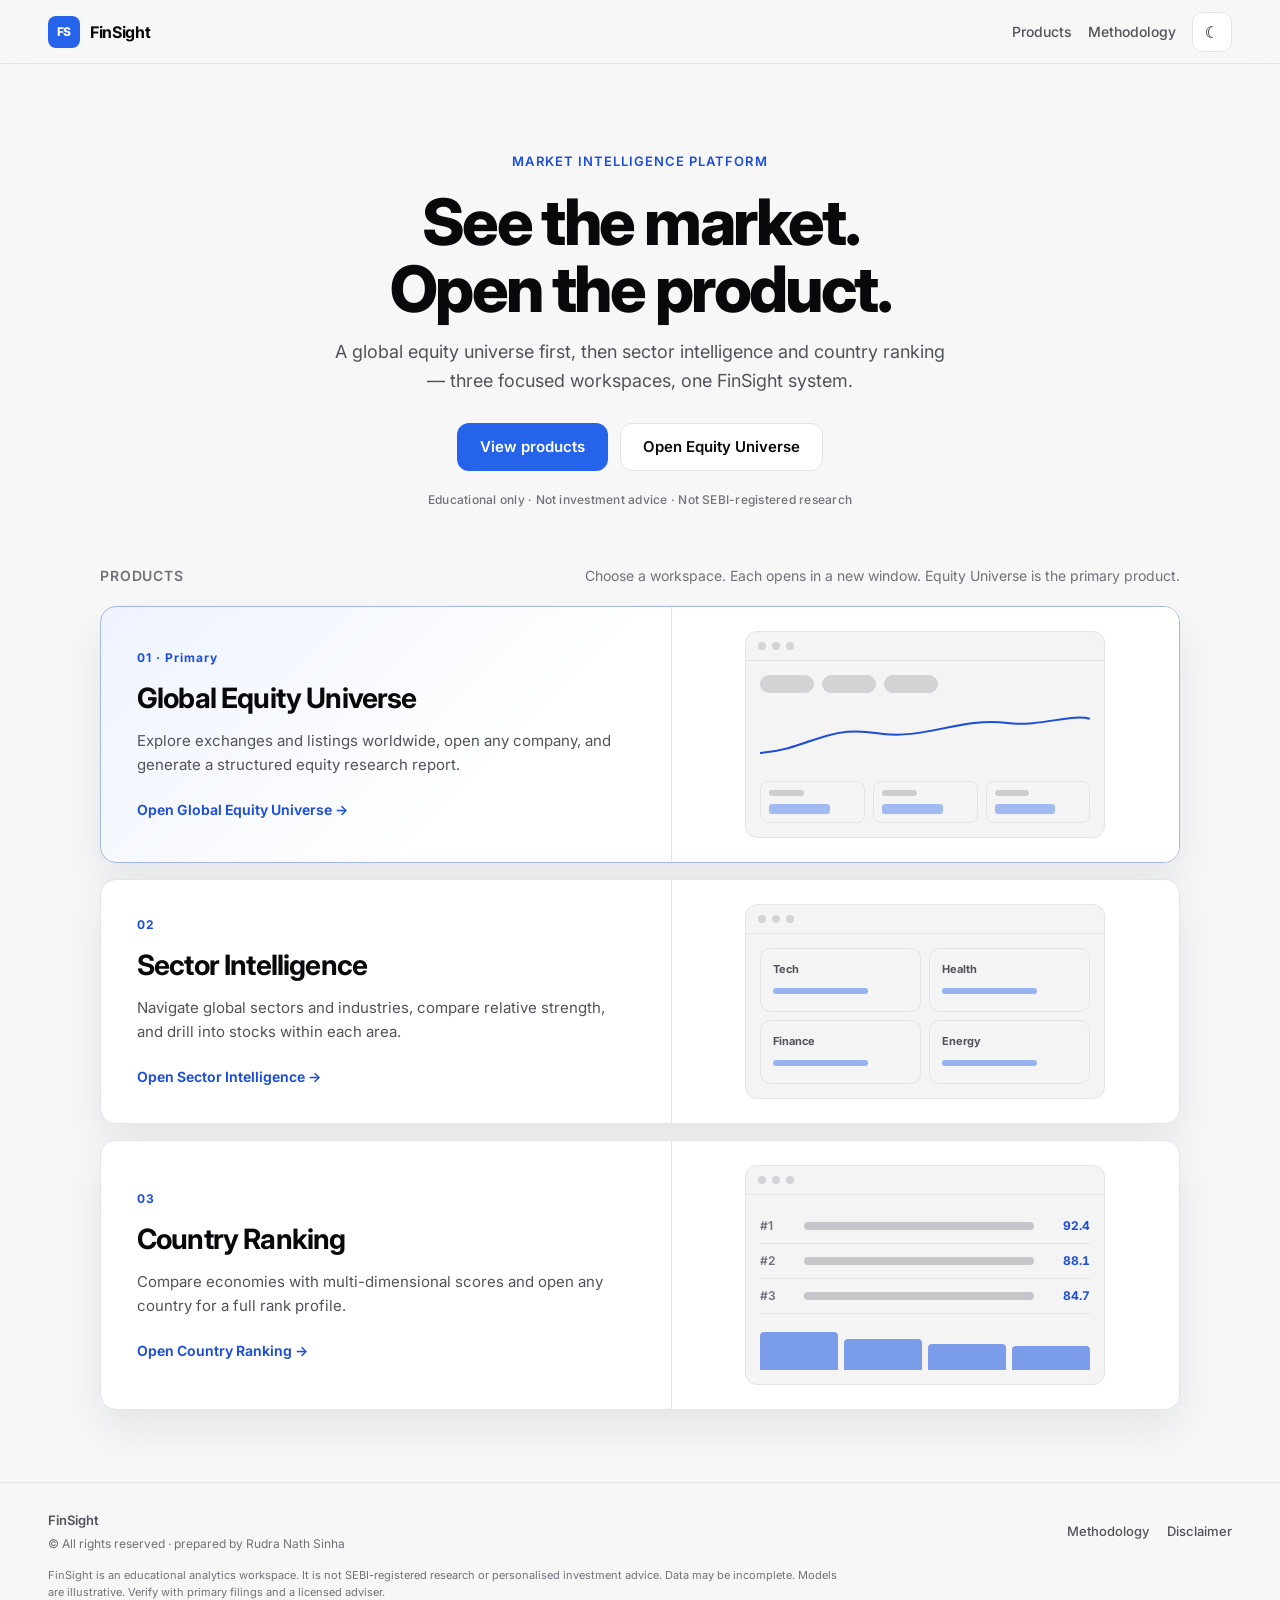
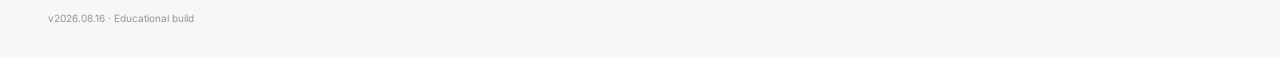
<file: landing/index.html>
<!DOCTYPE html>
<html lang="en" data-theme="dark">
<head>
  <meta charset="UTF-8" />
  <meta name="viewport" content="width=device-width, initial-scale=1.0" />
  <title>FinSight — Global Equity Universe, Sector Intelligence & Country Ranking</title>
  <meta name="description" content="FinSight — Educational market intelligence: Global Equity Universe, Sector Intelligence, and Country Ranking." />
  <link rel="preconnect" href="https://fonts.googleapis.com" />
  <link rel="preconnect" href="https://fonts.gstatic.com" crossorigin />
  <link href="https://fonts.googleapis.com/css2?family=Inter:wght@400;500;600;700;800&display=swap" rel="stylesheet" />
  <link rel="stylesheet" href="styles.css?v=20260816b" />
  <script>
    (function () {
      try {
        var t = localStorage.getItem("finsight-theme");
        if (!t) t = window.matchMedia("(prefers-color-scheme: light)").matches ? "light" : "dark";
        document.documentElement.setAttribute("data-theme", t);
      } catch (e) {}
    })();
  </script>
</head>
<body>
  <!-- FINSIGHT_LANDING_V20260816B -->
  <div class="shell">
    <header class="nav">
      <a class="brand" href="./">
        <span class="brand-mark">FS</span>
        <span class="brand-name">FinSight</span>
      </a>
      <div class="nav-right">
        <a class="nav-link" href="#products">Products</a>
        <a class="nav-link" href="methodology.html">Methodology</a>
        <button type="button" class="theme-btn" id="theme-toggle" aria-label="Toggle theme">
          <span class="theme-icon theme-icon-sun">☀</span>
          <span class="theme-icon theme-icon-moon">☾</span>
        </button>
      </div>
    </header>

    <main>
      <section class="hero">
        <p class="hero-kicker">Market intelligence platform</p>
        <h1>See the market.<br />Open the product.</h1>
        <p class="hero-sub">
          A global equity universe first, then sector intelligence and country ranking —
          three focused workspaces, one FinSight system.
        </p>
        <div class="hero-actions">
          <a class="btn btn-primary" href="#products">View products</a>
          <a class="btn btn-ghost" id="cta-hero-equity" href="/equity/" target="_blank" rel="noopener">Open Equity Universe</a>
        </div>
        <p class="hero-edu">Educational only · Not investment advice · Not SEBI-registered research</p>
      </section>

      <section class="products" id="products">
        <div class="products-head">
          <h2>Products</h2>
          <p>Choose a workspace. Each opens in a new window. Equity Universe is the primary product.</p>
        </div>

        <div class="product-stack">
          <!-- 01 — Main product -->
          <a class="product product-featured" id="cta-part2" href="/equity/" target="_blank" rel="noopener">
            <div class="product-copy">
              <span class="product-index">01 · Primary</span>
              <h3>Global Equity Universe</h3>
              <p>Explore exchanges and listings worldwide, open any company, and generate a structured equity research report.</p>
              <span class="product-cta">Open Global Equity Universe →</span>
            </div>
            <div class="product-preview" aria-hidden="true">
              <div class="ui-window">
                <div class="ui-bar"><span></span><span></span><span></span></div>
                <div class="ui-body ui-body-eq">
                  <div class="ui-chip-row"><span></span><span></span><span></span></div>
                  <div class="ui-chart">
                    <svg viewBox="0 0 200 64" preserveAspectRatio="none">
                      <path d="M0 48 C30 44 40 20 70 28 C100 36 120 12 150 18 C170 22 190 8 200 14" fill="none" stroke="currentColor" stroke-width="2"/>
                    </svg>
                  </div>
                  <div class="ui-metrics"><div><b></b><i></i></div><div><b></b><i></i></div><div><b></b><i></i></div></div>
                </div>
              </div>
            </div>
          </a>

          <!-- 02 — Sector Intelligence -->
          <a class="product" id="cta-part3" href="/sector/" target="_blank" rel="noopener">
            <div class="product-copy">
              <span class="product-index">02</span>
              <h3>Sector Intelligence</h3>
              <p>Navigate global sectors and industries, compare relative strength, and drill into stocks within each area.</p>
              <span class="product-cta">Open Sector Intelligence →</span>
            </div>
            <div class="product-preview" aria-hidden="true">
              <div class="ui-window">
                <div class="ui-bar"><span></span><span></span><span></span></div>
                <div class="ui-body">
                  <div class="ui-grid">
                    <div class="ui-tile"><b>Tech</b><i></i></div>
                    <div class="ui-tile"><b>Health</b><i></i></div>
                    <div class="ui-tile"><b>Finance</b><i></i></div>
                    <div class="ui-tile"><b>Energy</b><i></i></div>
                  </div>
                </div>
              </div>
            </div>
          </a>

          <!-- 03 — Country Ranking -->
          <a class="product" id="cta-part1" href="/country-ranking/" target="_blank" rel="noopener">
            <div class="product-copy">
              <span class="product-index">03</span>
              <h3>Country Ranking</h3>
              <p>Compare economies with multi-dimensional scores and open any country for a full rank profile.</p>
              <span class="product-cta">Open Country Ranking →</span>
            </div>
            <div class="product-preview" aria-hidden="true">
              <div class="ui-window">
                <div class="ui-bar"><span></span><span></span><span></span></div>
                <div class="ui-body">
                  <div class="ui-row"><span class="ui-rank">#1</span><span class="ui-name"></span><span class="ui-score">92.4</span></div>
                  <div class="ui-row"><span class="ui-rank">#2</span><span class="ui-name"></span><span class="ui-score">88.1</span></div>
                  <div class="ui-row"><span class="ui-rank">#3</span><span class="ui-name"></span><span class="ui-score">84.7</span></div>
                  <div class="ui-bars"><i style="--w:92%"></i><i style="--w:76%"></i><i style="--w:64%"></i><i style="--w:58%"></i></div>
                </div>
              </div>
            </div>
          </a>
        </div>
      </section>
    </main>

    <footer class="footer">
      <div class="footer-inner">
        <div class="footer-left">
          <span class="footer-brand">FinSight</span>
          <span class="footer-meta">© All rights reserved · prepared by Rudra Nath Sinha</span>
        </div>
        <div class="footer-links">
          <a href="methodology.html">Methodology</a>
          <a href="disclaimer.html">Disclaimer</a>
        </div>
      </div>
      <p class="footer-legal">FinSight is an educational analytics workspace. It is not SEBI-registered research or personalised investment advice. Data may be incomplete. Models are illustrative. Verify with primary filings and a licensed adviser.</p>
      <p class="footer-version">v2026.08.16 · Educational build</p>
    </footer>
  </div>
  <script src="config.js?v=20260816b"></script>
  <script src="app.js?v=20260816b"></script>
</body>
</html>
</file>
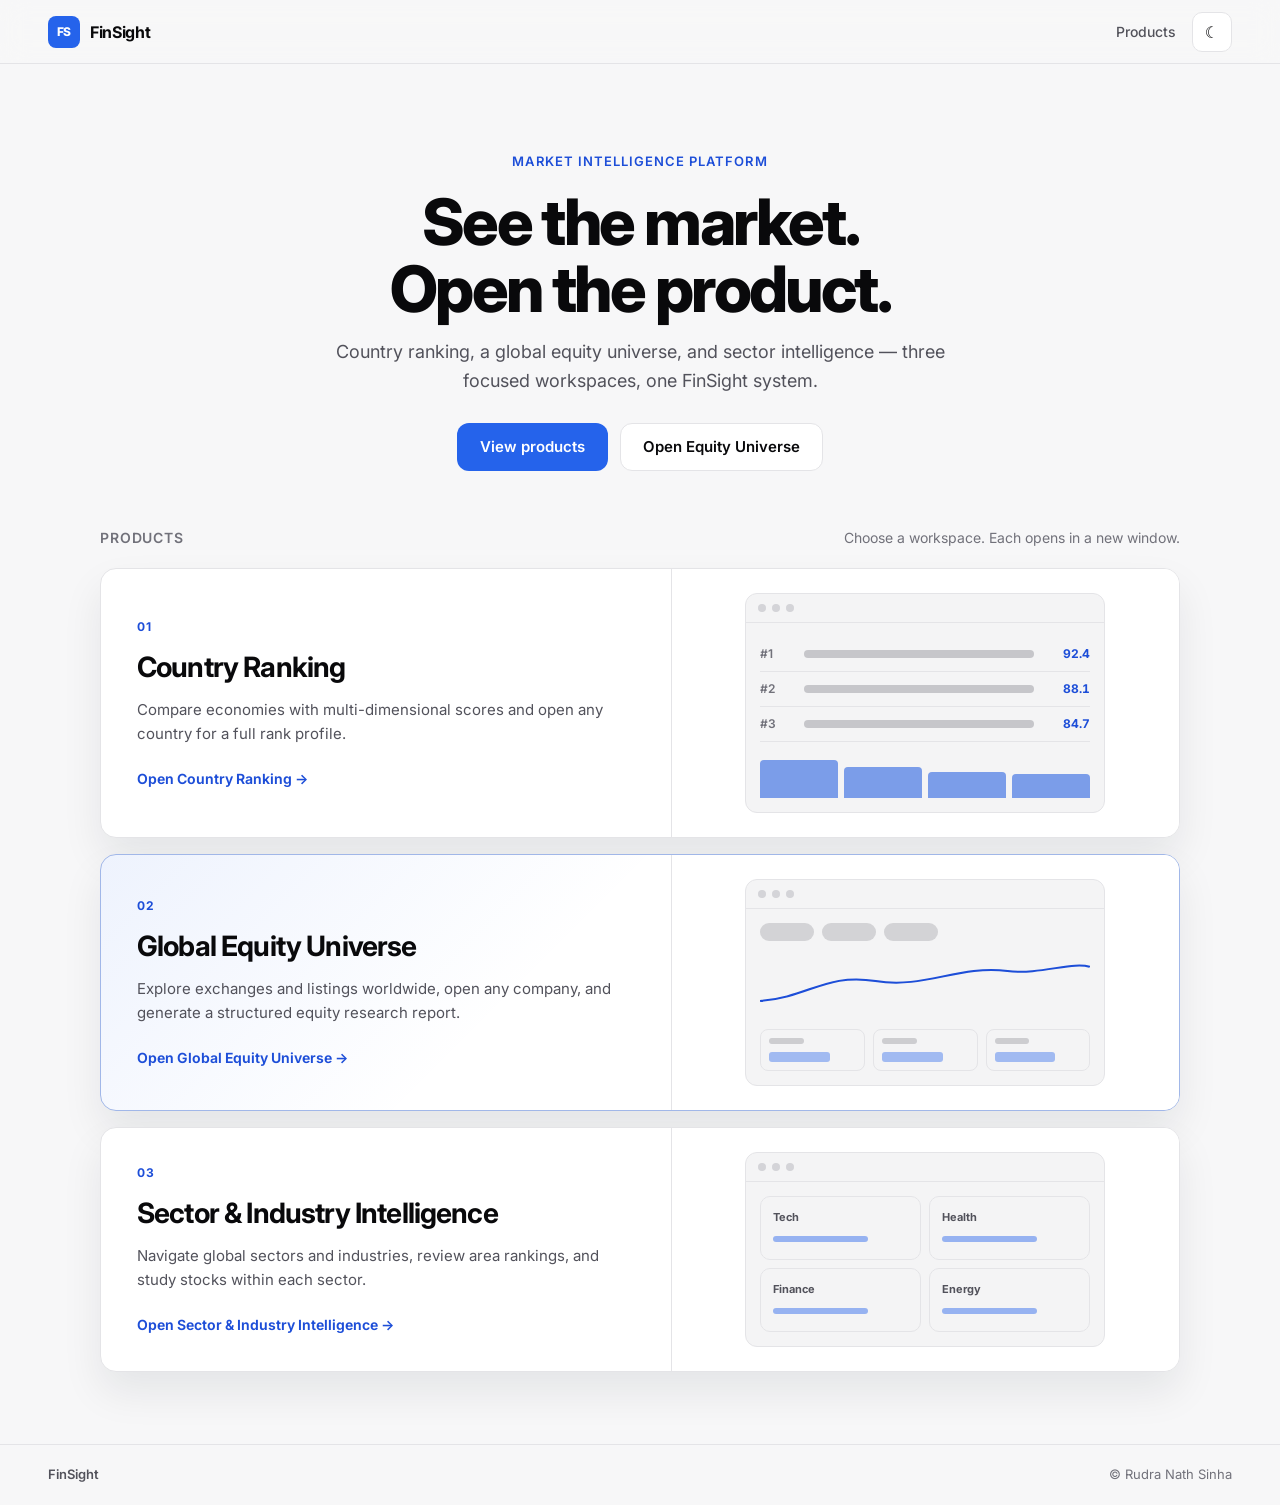
<file: part2_global_equity/frontend/_landing/index.html>
<!DOCTYPE html>
<html lang="en" data-theme="dark">
<head>
  <meta charset="UTF-8" />
  <meta name="viewport" content="width=device-width, initial-scale=1.0" />
  <title>FinSight</title>
  <meta name="description" content="FinSight — Country Ranking, Global Equity Universe, Sector & Industry Intelligence." />
  <link rel="preconnect" href="https://fonts.googleapis.com" />
  <link rel="preconnect" href="https://fonts.gstatic.com" crossorigin />
  <link href="https://fonts.googleapis.com/css2?family=Inter:wght@400;500;600;700;800&display=swap" rel="stylesheet" />
  <link rel="stylesheet" href="styles.css?v=20260816" />
  <script>
    (function () {
      try {
        var t = localStorage.getItem("finsight-theme");
        if (!t) t = window.matchMedia("(prefers-color-scheme: light)").matches ? "light" : "dark";
        document.documentElement.setAttribute("data-theme", t);
      } catch (e) {}
    })();
  </script>
</head>
<body>
  <!-- FINSIGHT_LANDING_V20260816 -->
  <div class="shell">
    <header class="nav">
      <a class="brand" href="./">
        <span class="brand-mark">FS</span>
        <span class="brand-name">FinSight</span>
      </a>
      <div class="nav-right">
        <a class="nav-link" href="#products">Products</a>
        <button type="button" class="theme-btn" id="theme-toggle" aria-label="Toggle theme">
          <span class="theme-icon theme-icon-sun">☀</span>
          <span class="theme-icon theme-icon-moon">☾</span>
        </button>
      </div>
    </header>

    <main>
      <section class="hero">
        <p class="hero-kicker">Market intelligence platform</p>
        <h1>See the market.<br />Open the product.</h1>
        <p class="hero-sub">
          Country ranking, a global equity universe, and sector intelligence —
          three focused workspaces, one FinSight system.
        </p>
        <div class="hero-actions">
          <a class="btn btn-primary" href="#products">View products</a>
          <a class="btn btn-ghost" id="cta-hero-equity" href="http://127.0.0.1:8000/equity/" target="_blank" rel="noopener">Open Equity Universe</a>
        </div>
      </section>

      <section class="products" id="products">
        <div class="products-head">
          <h2>Products</h2>
          <p>Choose a workspace. Each opens in a new window.</p>
        </div>

        <div class="product-stack">
          <a class="product" id="cta-part1" href="http://127.0.0.1:8000/country-ranking/" target="_blank" rel="noopener">
            <div class="product-copy">
              <span class="product-index">01</span>
              <h3>Country Ranking</h3>
              <p>Compare economies with multi-dimensional scores and open any country for a full rank profile.</p>
              <span class="product-cta">Open Country Ranking →</span>
            </div>
            <div class="product-preview" aria-hidden="true">
              <div class="ui-window">
                <div class="ui-bar"><span></span><span></span><span></span></div>
                <div class="ui-body">
                  <div class="ui-row"><span class="ui-rank">#1</span><span class="ui-name"></span><span class="ui-score">92.4</span></div>
                  <div class="ui-row"><span class="ui-rank">#2</span><span class="ui-name"></span><span class="ui-score">88.1</span></div>
                  <div class="ui-row"><span class="ui-rank">#3</span><span class="ui-name"></span><span class="ui-score">84.7</span></div>
                  <div class="ui-bars"><i style="--w:92%"></i><i style="--w:76%"></i><i style="--w:64%"></i><i style="--w:58%"></i></div>
                </div>
              </div>
            </div>
          </a>

          <a class="product product-featured" id="cta-part2" href="http://127.0.0.1:8000/equity/" target="_blank" rel="noopener">
            <div class="product-copy">
              <span class="product-index">02</span>
              <h3>Global Equity Universe</h3>
              <p>Explore exchanges and listings worldwide, open any company, and generate a structured equity research report.</p>
              <span class="product-cta">Open Global Equity Universe →</span>
            </div>
            <div class="product-preview" aria-hidden="true">
              <div class="ui-window">
                <div class="ui-bar"><span></span><span></span><span></span></div>
                <div class="ui-body ui-body-eq">
                  <div class="ui-chip-row"><span></span><span></span><span></span></div>
                  <div class="ui-chart">
                    <svg viewBox="0 0 200 64" preserveAspectRatio="none">
                      <path d="M0 48 C30 44 40 20 70 28 C100 36 120 12 150 18 C170 22 190 8 200 14" fill="none" stroke="currentColor" stroke-width="2"/>
                    </svg>
                  </div>
                  <div class="ui-metrics"><div><b></b><i></i></div><div><b></b><i></i></div><div><b></b><i></i></div></div>
                </div>
              </div>
            </div>
          </a>

          <a class="product" id="cta-part3" href="http://127.0.0.1:5000/" target="_blank" rel="noopener">
            <div class="product-copy">
              <span class="product-index">03</span>
              <h3>Sector &amp; Industry Intelligence</h3>
              <p>Navigate global sectors and industries, review area rankings, and study stocks within each sector.</p>
              <span class="product-cta">Open Sector &amp; Industry Intelligence →</span>
            </div>
            <div class="product-preview" aria-hidden="true">
              <div class="ui-window">
                <div class="ui-bar"><span></span><span></span><span></span></div>
                <div class="ui-body">
                  <div class="ui-grid">
                    <div class="ui-tile"><b>Tech</b><i></i></div>
                    <div class="ui-tile"><b>Health</b><i></i></div>
                    <div class="ui-tile"><b>Finance</b><i></i></div>
                    <div class="ui-tile"><b>Energy</b><i></i></div>
                  </div>
                </div>
              </div>
            </div>
          </a>
        </div>
      </section>
    </main>

    <footer class="footer">
      <div class="footer-inner">
        <span class="footer-brand">FinSight</span>
        <span class="footer-meta">© Rudra Nath Sinha</span>
      </div>
    </footer>
  </div>
  <script src="config.js?v=20260816"></script>
  <script src="app.js?v=20260816"></script>
</body>
</html>
</file>
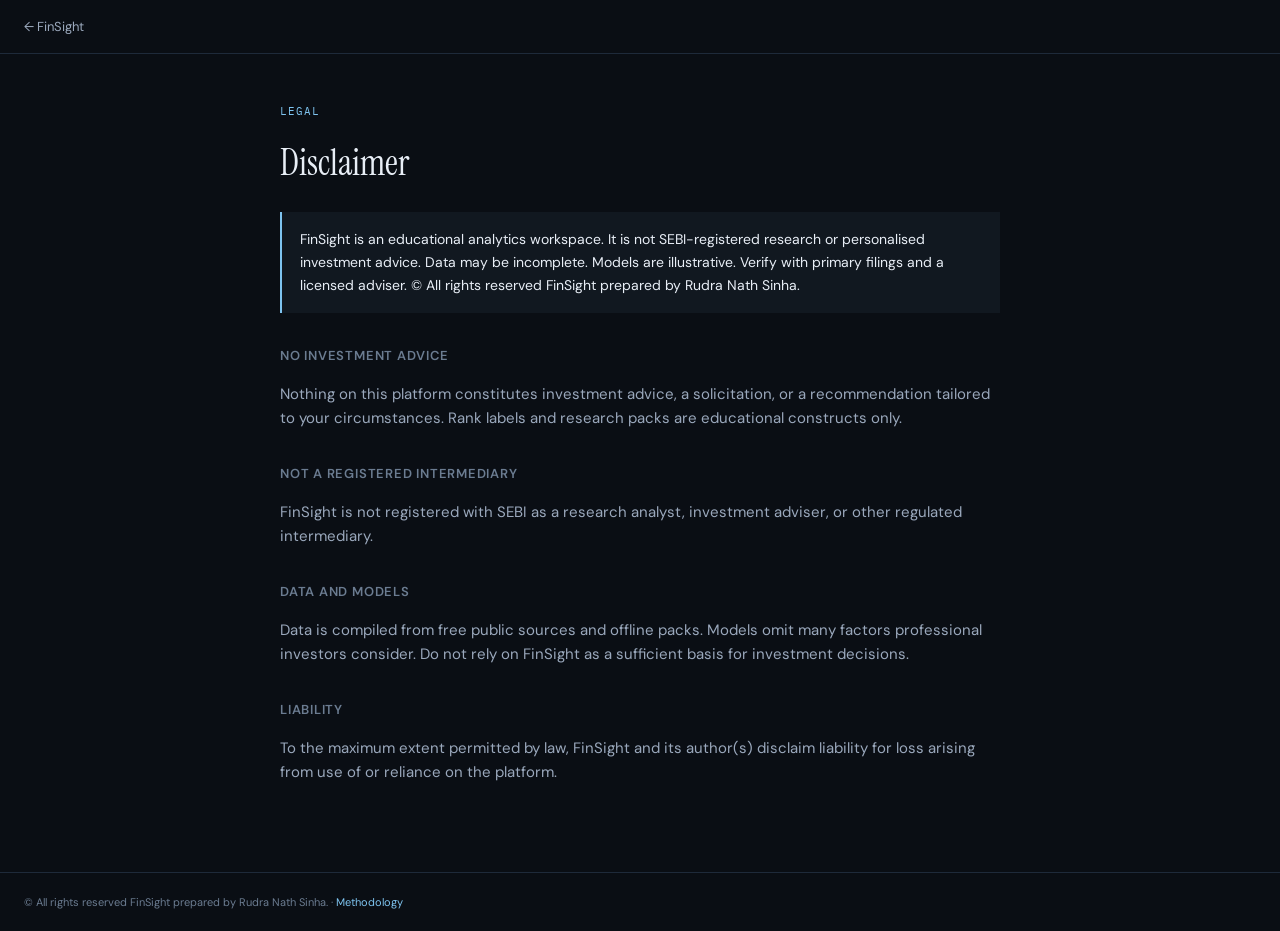
<file: landing/disclaimer.html>
<!DOCTYPE html>
<html lang="en">
<head>
  <meta charset="UTF-8" />
  <meta name="viewport" content="width=device-width, initial-scale=1.0" />
  <title>Disclaimer | FinSight</title>
  <link href="https://fonts.googleapis.com/css2?family=DM+Sans:wght@400;500;600;700&family=Instrument+Serif&family=IBM+Plex+Mono:wght@500&display=swap" rel="stylesheet">
  <style>
    :root { --bg:#0a0e14; --elev:#111820; --line:#1e2a3a; --text:#e8eef6; --muted:#9aa8bc; --dim:#6b7c91; --accent-t:#7ec4f0; }
    body { margin:0; font-family:"DM Sans",system-ui,sans-serif; background:var(--bg); color:var(--text); line-height:1.65; }
    a { color:var(--accent-t); text-decoration:none; }
    .bar { border-bottom:1px solid var(--line); padding:16px 24px; font-size:13px; }
    .bar a { color:var(--muted); }
    .wrap { max-width:720px; margin:0 auto; padding:48px 24px 72px; }
    .kicker { font-family:"IBM Plex Mono",monospace; font-size:11px; letter-spacing:.1em; text-transform:uppercase; color:var(--accent-t); margin:0 0 12px; }
    h1 { font-family:"Instrument Serif",Georgia,serif; font-weight:400; font-size:36px; margin:0 0 16px; }
    h2 { font-size:13px; font-weight:600; letter-spacing:.06em; text-transform:uppercase; color:var(--dim); margin:32px 0 10px; }
    p,li { color:var(--muted); font-size:15px; }
    .callout { background:var(--elev); border-left:2px solid var(--accent-t); padding:16px 18px; margin:20px 0; font-size:14px; color:var(--text); }
    footer { border-top:1px solid var(--line); padding:20px 24px; font-size:11px; color:var(--dim); }
  </style>
</head>
<body>
  <div class="bar"><a href="./">← FinSight</a></div>
  <div class="wrap">
    <p class="kicker">Legal</p>
    <h1>Disclaimer</h1>
    <div class="callout">
      FinSight is an educational analytics workspace. It is not SEBI-registered research or personalised investment advice.
      Data may be incomplete. Models are illustrative. Verify with primary filings and a licensed adviser.
      © All rights reserved FinSight prepared by Rudra Nath Sinha.
    </div>
    <h2>No investment advice</h2>
    <p>Nothing on this platform constitutes investment advice, a solicitation, or a recommendation tailored to your circumstances. Rank labels and research packs are educational constructs only.</p>
    <h2>Not a registered intermediary</h2>
    <p>FinSight is not registered with SEBI as a research analyst, investment adviser, or other regulated intermediary.</p>
    <h2>Data and models</h2>
    <p>Data is compiled from free public sources and offline packs. Models omit many factors professional investors consider. Do not rely on FinSight as a sufficient basis for investment decisions.</p>
    <h2>Liability</h2>
    <p>To the maximum extent permitted by law, FinSight and its author(s) disclaim liability for loss arising from use of or reliance on the platform.</p>
  </div>
  <footer>© All rights reserved FinSight prepared by Rudra Nath Sinha. · <a href="methodology.html">Methodology</a></footer>
</body>
</html>
</file>
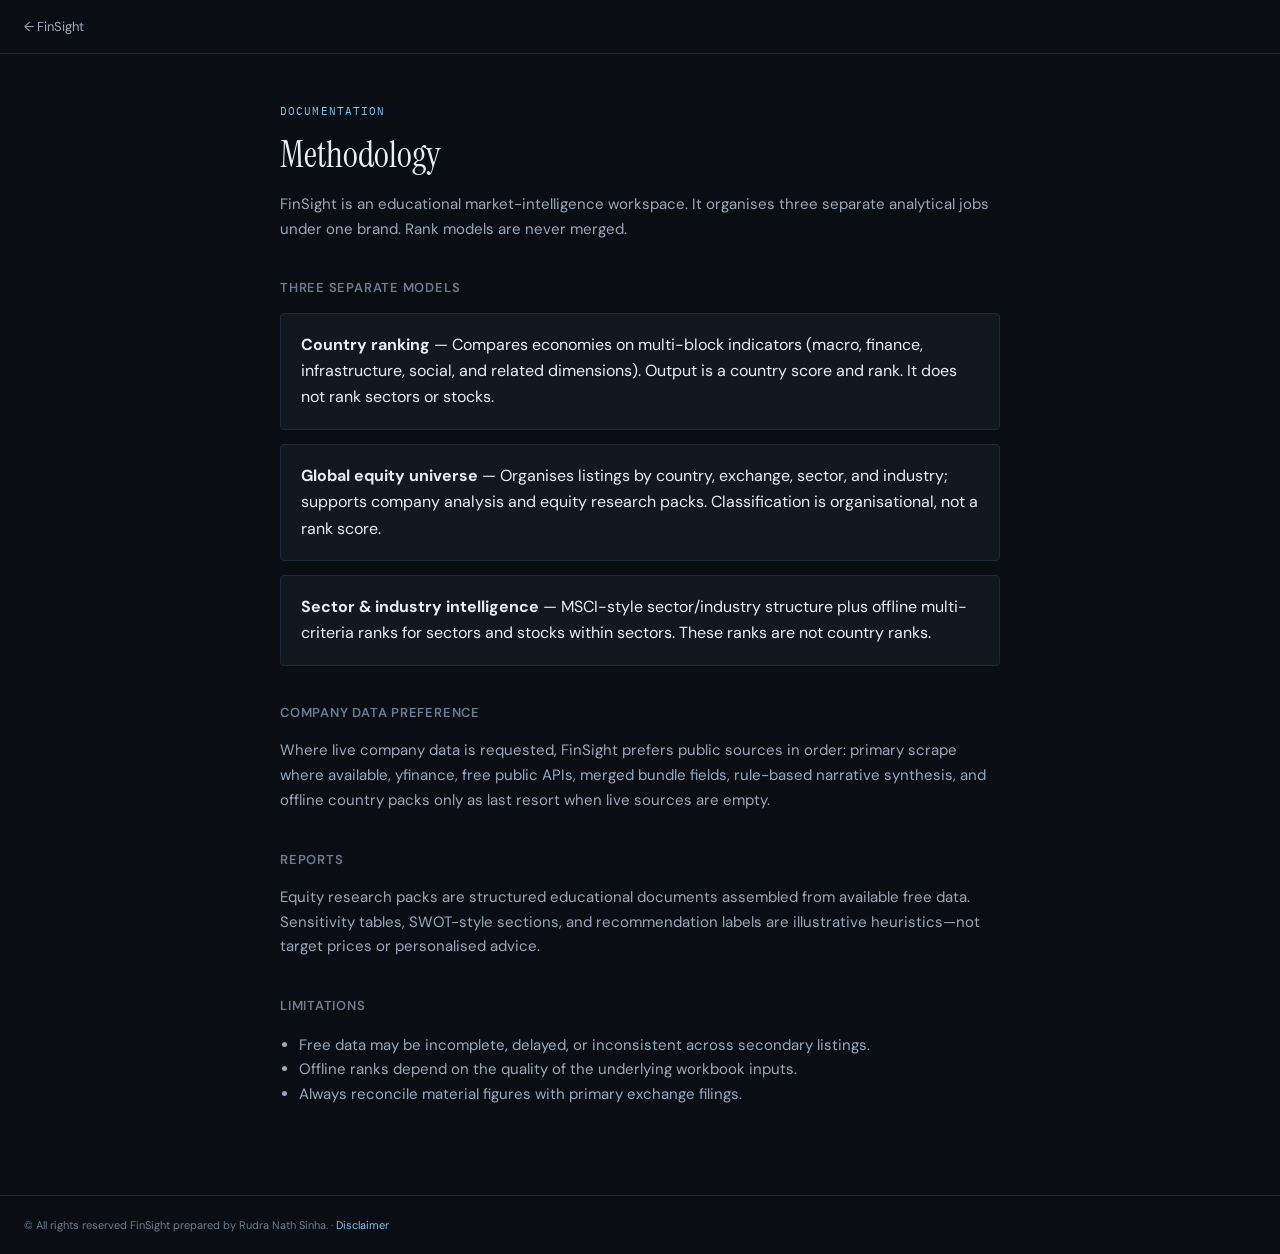
<file: landing/methodology.html>
<!DOCTYPE html>
<html lang="en">
<head>
  <meta charset="UTF-8" />
  <meta name="viewport" content="width=device-width, initial-scale=1.0" />
  <title>Methodology | FinSight</title>
  <link href="https://fonts.googleapis.com/css2?family=DM+Sans:wght@400;500;600;700&family=Instrument+Serif&family=IBM+Plex+Mono:wght@500&display=swap" rel="stylesheet">
  <style>
    :root { --bg:#0a0e14; --elev:#111820; --line:#1e2a3a; --text:#e8eef6; --muted:#9aa8bc; --dim:#6b7c91; --accent-t:#7ec4f0; }
    body { margin:0; font-family:"DM Sans",system-ui,sans-serif; background:var(--bg); color:var(--text); line-height:1.65; }
    a { color:var(--accent-t); text-decoration:none; } a:hover { text-decoration:underline; }
    .bar { border-bottom:1px solid var(--line); padding:16px 24px; font-size:13px; }
    .bar a { color:var(--muted); }
    .wrap { max-width:720px; margin:0 auto; padding:48px 24px 72px; }
    .kicker { font-family:"IBM Plex Mono",monospace; font-size:11px; letter-spacing:.1em; text-transform:uppercase; color:var(--accent-t); margin:0 0 12px; }
    h1 { font-family:"Instrument Serif",Georgia,serif; font-weight:400; font-size:36px; margin:0 0 16px; line-height:1.2; }
    h2 { font-size:13px; font-weight:600; letter-spacing:.06em; text-transform:uppercase; color:var(--dim); margin:36px 0 10px; }
    p,li { color:var(--muted); font-size:15px; }
    ul { padding-left:1.2rem; }
    .card { background:var(--elev); border:1px solid var(--line); border-radius:4px; padding:18px 20px; margin:14px 0; }
    .card strong { color:var(--text); }
    footer { border-top:1px solid var(--line); padding:20px 24px; font-size:11px; color:var(--dim); }
  </style>
</head>
<body>
  <div class="bar"><a href="./">← FinSight</a></div>
  <div class="wrap">
    <p class="kicker">Documentation</p>
    <h1>Methodology</h1>
    <p>FinSight is an educational market-intelligence workspace. It organises three separate analytical jobs under one brand. Rank models are never merged.</p>

    <h2>Three separate models</h2>
    <div class="card"><strong>Country ranking</strong> — Compares economies on multi-block indicators (macro, finance, infrastructure, social, and related dimensions). Output is a country score and rank. It does not rank sectors or stocks.</div>
    <div class="card"><strong>Global equity universe</strong> — Organises listings by country, exchange, sector, and industry; supports company analysis and equity research packs. Classification is organisational, not a rank score.</div>
    <div class="card"><strong>Sector &amp; industry intelligence</strong> — MSCI-style sector/industry structure plus offline multi-criteria ranks for sectors and stocks within sectors. These ranks are not country ranks.</div>

    <h2>Company data preference</h2>
    <p>Where live company data is requested, FinSight prefers public sources in order: primary scrape where available, yfinance, free public APIs, merged bundle fields, rule-based narrative synthesis, and offline country packs only as last resort when live sources are empty.</p>

    <h2>Reports</h2>
    <p>Equity research packs are structured educational documents assembled from available free data. Sensitivity tables, SWOT-style sections, and recommendation labels are illustrative heuristics—not target prices or personalised advice.</p>

    <h2>Limitations</h2>
    <ul>
      <li>Free data may be incomplete, delayed, or inconsistent across secondary listings.</li>
      <li>Offline ranks depend on the quality of the underlying workbook inputs.</li>
      <li>Always reconcile material figures with primary exchange filings.</li>
    </ul>
  </div>
  <footer>© All rights reserved FinSight prepared by Rudra Nath Sinha. · <a href="disclaimer.html">Disclaimer</a></footer>
</body>
</html>
</file>
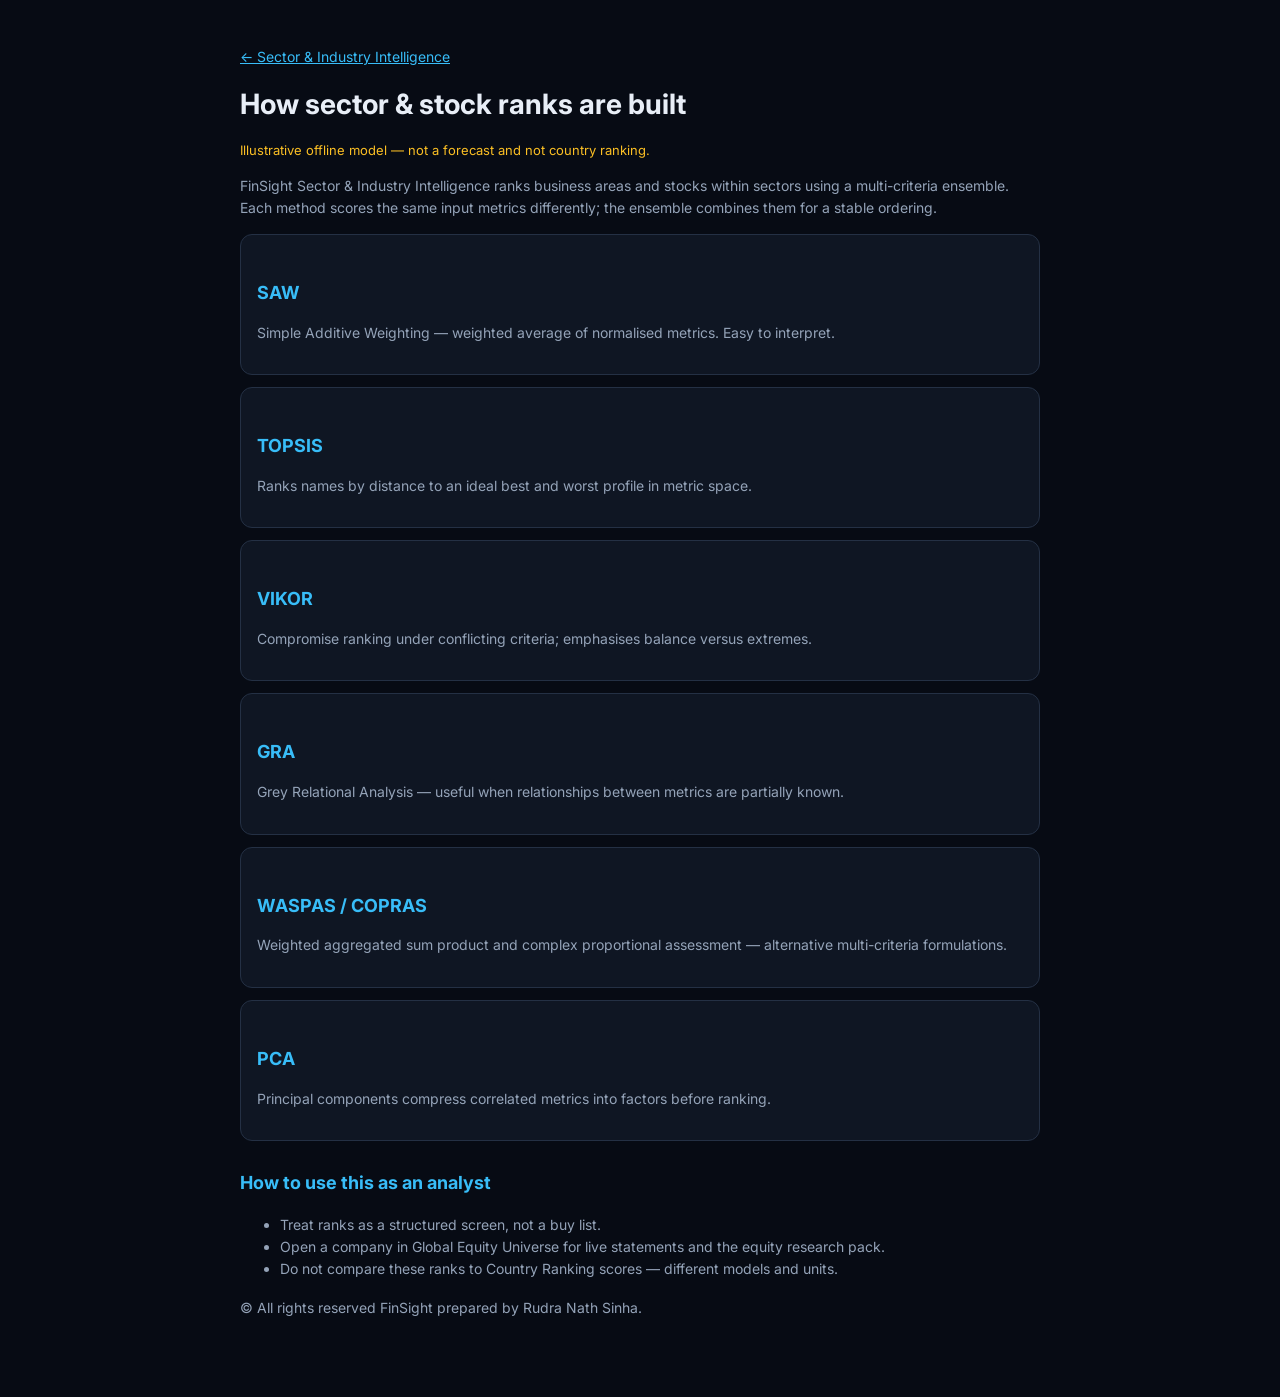
<file: part3_sector_industry/ensemble.html>
<!DOCTYPE html>
<html lang="en">
<head>
  <meta charset="UTF-8" />
  <meta name="viewport" content="width=device-width, initial-scale=1.0" />
  <title>Ensemble Ranking Methods | FinSight</title>
  <link href="https://fonts.googleapis.com/css2?family=Inter:wght@400;600;700&display=swap" rel="stylesheet">
  <style>
    body{margin:0;font-family:Inter,system-ui,sans-serif;background:#070b14;color:#e8eef7;line-height:1.6}
    .wrap{max-width:800px;margin:0 auto;padding:32px 20px 64px}
    a{color:#38bdf8}
    h1{font-size:28px;margin:0 0 8px}
    h2{font-size:18px;color:#38bdf8;margin:28px 0 8px}
    p,li{color:#94a3b8;font-size:14px}
    .card{background:#0f1623;border:1px solid #243044;border-radius:12px;padding:16px;margin:12px 0}
    .warn{color:#fbbf24;font-size:13px}
  </style>
</head>
<body>
  <div class="wrap">
    <p><a href="./">← Sector & Industry Intelligence</a></p>
    <h1>How sector & stock ranks are built</h1>
    <p class="warn">Illustrative offline model — not a forecast and not country ranking.</p>
    <p>FinSight Sector & Industry Intelligence ranks business areas and stocks within sectors using a multi-criteria ensemble. Each method scores the same input metrics differently; the ensemble combines them for a stable ordering.</p>
    <div class="card"><h2>SAW</h2><p>Simple Additive Weighting — weighted average of normalised metrics. Easy to interpret.</p></div>
    <div class="card"><h2>TOPSIS</h2><p>Ranks names by distance to an ideal best and worst profile in metric space.</p></div>
    <div class="card"><h2>VIKOR</h2><p>Compromise ranking under conflicting criteria; emphasises balance versus extremes.</p></div>
    <div class="card"><h2>GRA</h2><p>Grey Relational Analysis — useful when relationships between metrics are partially known.</p></div>
    <div class="card"><h2>WASPAS / COPRAS</h2><p>Weighted aggregated sum product and complex proportional assessment — alternative multi-criteria formulations.</p></div>
    <div class="card"><h2>PCA</h2><p>Principal components compress correlated metrics into factors before ranking.</p></div>
    <h2>How to use this as an analyst</h2>
    <ul>
      <li>Treat ranks as a structured screen, not a buy list.</li>
      <li>Open a company in Global Equity Universe for live statements and the equity research pack.</li>
      <li>Do not compare these ranks to Country Ranking scores — different models and units.</li>
    </ul>
    <p>© All rights reserved FinSight prepared by Rudra Nath Sinha.</p>
  </div>
</body>
</html>
</file>
<file: landing/styles.css>
/* FinSight product landing — light / dark */
:root, [data-theme="dark"] {
  --bg: #09090b;
  --bg-soft: #0f1014;
  --surface: #14151a;
  --surface-hover: #1a1b22;
  --border: #27272f;
  --border-strong: #3f3f4a;
  --text: #fafafa;
  --text-2: #a1a1aa;
  --text-3: #71717a;
  --accent: #2563eb;
  --accent-hover: #3b82f6;
  --accent-soft: rgba(37, 99, 235, 0.14);
  --accent-text: #93c5fd;
  --shadow: 0 24px 48px rgba(0,0,0,.45);
  --preview-bg: #0c0d11;
  --preview-line: #2a2b33;
  --radius: 16px;
  --radius-sm: 10px;
  --font: Inter, ui-sans-serif, system-ui, -apple-system, sans-serif;
}

[data-theme="light"] {
  --bg: #f7f7f8;
  --bg-soft: #ffffff;
  --surface: #ffffff;
  --surface-hover: #f4f4f5;
  --border: #e4e4e7;
  --border-strong: #d4d4d8;
  --text: #09090b;
  --text-2: #52525b;
  --text-3: #71717a;
  --accent: #2563eb;
  --accent-hover: #1d4ed8;
  --accent-soft: rgba(37, 99, 235, 0.08);
  --accent-text: #1d4ed8;
  --shadow: 0 20px 40px rgba(15, 23, 42, 0.08);
  --preview-bg: #f4f4f5;
  --preview-line: #e4e4e7;
}

*, *::before, *::after { box-sizing: border-box; }
html { scroll-behavior: smooth; }
body {
  margin: 0;
  font-family: var(--font);
  background: var(--bg);
  color: var(--text);
  line-height: 1.5;
  -webkit-font-smoothing: antialiased;
}
a { color: inherit; text-decoration: none; }
button { font: inherit; }

.shell { min-height: 100vh; display: flex; flex-direction: column; }

/* Nav */
.nav {
  position: sticky;
  top: 0;
  z-index: 40;
  display: flex;
  align-items: center;
  justify-content: space-between;
  height: 64px;
  padding: 0 clamp(20px, 4vw, 48px);
  background: color-mix(in srgb, var(--bg) 88%, transparent);
  backdrop-filter: blur(14px);
  border-bottom: 1px solid var(--border);
}
.brand {
  display: inline-flex;
  align-items: center;
  gap: 10px;
  font-weight: 700;
  letter-spacing: -0.02em;
}
.brand-mark {
  width: 32px;
  height: 32px;
  border-radius: 8px;
  display: grid;
  place-items: center;
  background: var(--accent);
  color: #fff;
  font-size: 12px;
  font-weight: 800;
}
.brand-name { font-size: 16px; }
.nav-right { display: flex; align-items: center; gap: 16px; }
.nav-link {
  font-size: 14px;
  font-weight: 500;
  color: var(--text-2);
}
.nav-link:hover { color: var(--text); }
.theme-btn {
  width: 40px;
  height: 40px;
  border-radius: 10px;
  border: 1px solid var(--border);
  background: var(--surface);
  color: var(--text);
  cursor: pointer;
  display: grid;
  place-items: center;
  position: relative;
}
.theme-btn:hover { border-color: var(--border-strong); background: var(--surface-hover); }
.theme-icon {
  display: none;
  font-size: 16px;
  line-height: 1;
  position: absolute;
}
[data-theme="dark"] .theme-icon-sun { display: block; }
[data-theme="light"] .theme-icon-moon { display: block; }

/* Hero */
.hero {
  width: min(1080px, calc(100% - 40px));
  margin: 0 auto;
  padding: clamp(48px, 8vw, 88px) 0 clamp(36px, 5vw, 56px);
  text-align: center;
}
.hero-kicker {
  margin: 0 0 16px;
  font-size: 13px;
  font-weight: 600;
  letter-spacing: 0.08em;
  text-transform: uppercase;
  color: var(--accent-text);
}
.hero h1 {
  margin: 0 0 16px;
  font-size: clamp(36px, 6vw, 64px);
  line-height: 1.05;
  letter-spacing: -0.04em;
  font-weight: 800;
}
.hero-sub {
  margin: 0 auto 28px;
  max-width: 34em;
  font-size: clamp(16px, 2vw, 18px);
  color: var(--text-2);
  line-height: 1.6;
}
.hero-actions {
  display: flex;
  justify-content: center;
  flex-wrap: wrap;
  gap: 12px;
}

.btn {
  display: inline-flex;
  align-items: center;
  justify-content: center;
  min-height: 48px;
  padding: 0 22px;
  border-radius: 12px;
  font-size: 15px;
  font-weight: 600;
  border: 1px solid transparent;
  transition: background .15s, border-color .15s, transform .12s;
}
.btn:active { transform: scale(0.98); }
.btn-primary {
  background: var(--accent);
  color: #fff;
}
.btn-primary:hover { background: var(--accent-hover); color: #fff; }
.btn-ghost {
  background: var(--surface);
  border-color: var(--border);
  color: var(--text);
}
.btn-ghost:hover { background: var(--surface-hover); border-color: var(--border-strong); }

/* Products */
.products {
  width: min(1080px, calc(100% - 40px));
  margin: 0 auto 72px;
}
.products-head {
  display: flex;
  align-items: end;
  justify-content: space-between;
  gap: 16px;
  margin-bottom: 20px;
}
.products-head h2 {
  margin: 0;
  font-size: 14px;
  font-weight: 600;
  letter-spacing: 0.06em;
  text-transform: uppercase;
  color: var(--text-3);
}
.products-head p {
  margin: 0;
  font-size: 14px;
  color: var(--text-3);
}

.product-stack {
  display: flex;
  flex-direction: column;
  gap: 16px;
}

.product {
  display: grid;
  grid-template-columns: 1.05fr 0.95fr;
  gap: 8px;
  align-items: stretch;
  background: var(--surface);
  border: 1px solid var(--border);
  border-radius: var(--radius);
  overflow: hidden;
  box-shadow: var(--shadow);
  transition: border-color .18s, background .18s, transform .18s;
}
.product:hover {
  border-color: var(--border-strong);
  background: var(--surface-hover);
  transform: translateY(-2px);
}
.product-featured {
  border-color: color-mix(in srgb, var(--accent) 35%, var(--border));
  background:
    linear-gradient(135deg, var(--accent-soft), transparent 42%),
    var(--surface);
}
.product-copy {
  padding: clamp(24px, 4vw, 36px);
  display: flex;
  flex-direction: column;
  justify-content: center;
  text-align: left;
}
.product-index {
  font-size: 12px;
  font-weight: 700;
  letter-spacing: 0.08em;
  color: var(--accent-text);
  margin-bottom: 10px;
}
.product h3 {
  margin: 0 0 10px;
  font-size: clamp(22px, 3vw, 28px);
  letter-spacing: -0.03em;
  font-weight: 700;
}
.product-copy p {
  margin: 0 0 22px;
  color: var(--text-2);
  font-size: 15px;
  line-height: 1.6;
  max-width: 36em;
}
.product-cta {
  font-size: 14px;
  font-weight: 650;
  color: var(--accent-text);
}
.product:hover .product-cta { text-decoration: underline; }

.product-preview {
  padding: clamp(16px, 3vw, 24px);
  background: var(--bg-soft);
  border-left: 1px solid var(--border);
  display: flex;
  align-items: center;
  justify-content: center;
}

/* Mini UI previews */
.ui-window {
  width: 100%;
  max-width: 360px;
  border-radius: 12px;
  border: 1px solid var(--preview-line);
  background: var(--preview-bg);
  overflow: hidden;
}
.ui-bar {
  display: flex;
  gap: 6px;
  padding: 10px 12px;
  border-bottom: 1px solid var(--preview-line);
}
.ui-bar span {
  width: 8px;
  height: 8px;
  border-radius: 50%;
  background: var(--border-strong);
}
.ui-body { padding: 14px; }
.ui-row {
  display: grid;
  grid-template-columns: 36px 1fr 48px;
  gap: 8px;
  align-items: center;
  padding: 8px 0;
  border-bottom: 1px solid var(--preview-line);
  font-size: 12px;
}
.ui-row:last-of-type { border-bottom: 0; }
.ui-rank { color: var(--text-3); font-weight: 600; }
.ui-name {
  height: 8px;
  border-radius: 4px;
  background: color-mix(in srgb, var(--text-3) 35%, transparent);
}
.ui-score {
  text-align: right;
  font-weight: 700;
  color: var(--accent-text);
  font-variant-numeric: tabular-nums;
}
.ui-bars {
  display: grid;
  grid-template-columns: repeat(4, 1fr);
  gap: 6px;
  margin-top: 14px;
  height: 42px;
  align-items: end;
}
.ui-bars i {
  display: block;
  height: var(--w);
  border-radius: 4px 4px 0 0;
  background: color-mix(in srgb, var(--accent) 55%, var(--preview-line));
}
.ui-chip-row { display: flex; gap: 8px; margin-bottom: 12px; }
.ui-chip-row span {
  height: 18px;
  width: 54px;
  border-radius: 999px;
  background: color-mix(in srgb, var(--text-3) 25%, transparent);
}
.ui-chart {
  height: 64px;
  color: var(--accent-text);
  margin-bottom: 12px;
}
.ui-chart svg { width: 100%; height: 100%; }
.ui-metrics {
  display: grid;
  grid-template-columns: repeat(3, 1fr);
  gap: 8px;
}
.ui-metrics div {
  border: 1px solid var(--preview-line);
  border-radius: 8px;
  padding: 8px;
}
.ui-metrics b {
  display: block;
  height: 6px;
  width: 40%;
  border-radius: 3px;
  background: color-mix(in srgb, var(--text-3) 30%, transparent);
  margin-bottom: 8px;
}
.ui-metrics i {
  display: block;
  height: 10px;
  width: 70%;
  border-radius: 3px;
  background: color-mix(in srgb, var(--accent) 40%, transparent);
}
.ui-grid {
  display: grid;
  grid-template-columns: 1fr 1fr;
  gap: 8px;
}
.ui-tile {
  border: 1px solid var(--preview-line);
  border-radius: 10px;
  padding: 12px;
  min-height: 64px;
}
.ui-tile b {
  display: block;
  font-size: 11px;
  color: var(--text-2);
  margin-bottom: 10px;
}
.ui-tile i {
  display: block;
  height: 6px;
  width: 70%;
  border-radius: 3px;
  background: color-mix(in srgb, var(--accent) 45%, transparent);
}

/* Hero educational line */
.hero-edu {
  margin: 20px auto 0;
  max-width: 36em;
  font-size: 12px;
  font-weight: 500;
  letter-spacing: 0.02em;
  color: var(--text-3);
}

/* Footer */
.footer {
  margin-top: auto;
  border-top: 1px solid var(--border);
  padding: 28px clamp(20px, 4vw, 48px) 32px;
}
.footer-inner {
  display: flex;
  justify-content: space-between;
  align-items: center;
  gap: 16px;
  flex-wrap: wrap;
  font-size: 13px;
  color: var(--text-3);
  margin-bottom: 14px;
}
.footer-left {
  display: flex;
  flex-direction: column;
  gap: 4px;
}
.footer-brand { font-weight: 600; color: var(--text-2); }
.footer-meta { font-size: 12px; }
.footer-links {
  display: flex;
  gap: 18px;
}
.footer-links a {
  color: var(--text-2);
  font-weight: 500;
  font-size: 13px;
}
.footer-links a:hover { color: var(--accent-text); }
.footer-legal {
  margin: 0;
  max-width: 72em;
  font-size: 11px;
  line-height: 1.55;
  color: var(--text-3);
}
.footer-version {
  margin: 10px 0 0;
  font-size: 10px;
  color: var(--text-3);
  opacity: 0.75;
}

@media (max-width: 820px) {
  .product { grid-template-columns: 1fr; }
  .product-preview { border-left: 0; border-top: 1px solid var(--border); }
  .products-head { flex-direction: column; align-items: flex-start; }
  .footer-inner { flex-direction: column; align-items: flex-start; }
  .nav-link { display: none; }
  .nav-link:first-of-type { display: inline; }
}
</file>
<file: part2_global_equity/frontend/_landing/styles.css>
/* FinSight product landing — light / dark */
:root, [data-theme="dark"] {
  --bg: #09090b;
  --bg-soft: #0f1014;
  --surface: #14151a;
  --surface-hover: #1a1b22;
  --border: #27272f;
  --border-strong: #3f3f4a;
  --text: #fafafa;
  --text-2: #a1a1aa;
  --text-3: #71717a;
  --accent: #2563eb;
  --accent-hover: #3b82f6;
  --accent-soft: rgba(37, 99, 235, 0.14);
  --accent-text: #93c5fd;
  --shadow: 0 24px 48px rgba(0,0,0,.45);
  --preview-bg: #0c0d11;
  --preview-line: #2a2b33;
  --radius: 16px;
  --radius-sm: 10px;
  --font: Inter, ui-sans-serif, system-ui, -apple-system, sans-serif;
}

[data-theme="light"] {
  --bg: #f7f7f8;
  --bg-soft: #ffffff;
  --surface: #ffffff;
  --surface-hover: #f4f4f5;
  --border: #e4e4e7;
  --border-strong: #d4d4d8;
  --text: #09090b;
  --text-2: #52525b;
  --text-3: #71717a;
  --accent: #2563eb;
  --accent-hover: #1d4ed8;
  --accent-soft: rgba(37, 99, 235, 0.08);
  --accent-text: #1d4ed8;
  --shadow: 0 20px 40px rgba(15, 23, 42, 0.08);
  --preview-bg: #f4f4f5;
  --preview-line: #e4e4e7;
}

*, *::before, *::after { box-sizing: border-box; }
html { scroll-behavior: smooth; }
body {
  margin: 0;
  font-family: var(--font);
  background: var(--bg);
  color: var(--text);
  line-height: 1.5;
  -webkit-font-smoothing: antialiased;
}
a { color: inherit; text-decoration: none; }
button { font: inherit; }

.shell { min-height: 100vh; display: flex; flex-direction: column; }

/* Nav */
.nav {
  position: sticky;
  top: 0;
  z-index: 40;
  display: flex;
  align-items: center;
  justify-content: space-between;
  height: 64px;
  padding: 0 clamp(20px, 4vw, 48px);
  background: color-mix(in srgb, var(--bg) 88%, transparent);
  backdrop-filter: blur(14px);
  border-bottom: 1px solid var(--border);
}
.brand {
  display: inline-flex;
  align-items: center;
  gap: 10px;
  font-weight: 700;
  letter-spacing: -0.02em;
}
.brand-mark {
  width: 32px;
  height: 32px;
  border-radius: 8px;
  display: grid;
  place-items: center;
  background: var(--accent);
  color: #fff;
  font-size: 12px;
  font-weight: 800;
}
.brand-name { font-size: 16px; }
.nav-right { display: flex; align-items: center; gap: 16px; }
.nav-link {
  font-size: 14px;
  font-weight: 500;
  color: var(--text-2);
}
.nav-link:hover { color: var(--text); }
.theme-btn {
  width: 40px;
  height: 40px;
  border-radius: 10px;
  border: 1px solid var(--border);
  background: var(--surface);
  color: var(--text);
  cursor: pointer;
  display: grid;
  place-items: center;
}
.theme-btn:hover { border-color: var(--border-strong); background: var(--surface-hover); }
[data-theme="dark"] .theme-icon-moon { display: none; }
[data-theme="light"] .theme-icon-sun { display: none; }

/* Hero */
.hero {
  width: min(1080px, calc(100% - 40px));
  margin: 0 auto;
  padding: clamp(48px, 8vw, 88px) 0 clamp(36px, 5vw, 56px);
  text-align: center;
}
.hero-kicker {
  margin: 0 0 16px;
  font-size: 13px;
  font-weight: 600;
  letter-spacing: 0.08em;
  text-transform: uppercase;
  color: var(--accent-text);
}
.hero h1 {
  margin: 0 0 16px;
  font-size: clamp(36px, 6vw, 64px);
  line-height: 1.05;
  letter-spacing: -0.04em;
  font-weight: 800;
}
.hero-sub {
  margin: 0 auto 28px;
  max-width: 34em;
  font-size: clamp(16px, 2vw, 18px);
  color: var(--text-2);
  line-height: 1.6;
}
.hero-actions {
  display: flex;
  justify-content: center;
  flex-wrap: wrap;
  gap: 12px;
}

.btn {
  display: inline-flex;
  align-items: center;
  justify-content: center;
  min-height: 48px;
  padding: 0 22px;
  border-radius: 12px;
  font-size: 15px;
  font-weight: 600;
  border: 1px solid transparent;
  transition: background .15s, border-color .15s, transform .12s;
}
.btn:active { transform: scale(0.98); }
.btn-primary {
  background: var(--accent);
  color: #fff;
}
.btn-primary:hover { background: var(--accent-hover); color: #fff; }
.btn-ghost {
  background: var(--surface);
  border-color: var(--border);
  color: var(--text);
}
.btn-ghost:hover { background: var(--surface-hover); border-color: var(--border-strong); }

/* Products */
.products {
  width: min(1080px, calc(100% - 40px));
  margin: 0 auto 72px;
}
.products-head {
  display: flex;
  align-items: end;
  justify-content: space-between;
  gap: 16px;
  margin-bottom: 20px;
}
.products-head h2 {
  margin: 0;
  font-size: 14px;
  font-weight: 600;
  letter-spacing: 0.06em;
  text-transform: uppercase;
  color: var(--text-3);
}
.products-head p {
  margin: 0;
  font-size: 14px;
  color: var(--text-3);
}

.product-stack {
  display: flex;
  flex-direction: column;
  gap: 16px;
}

.product {
  display: grid;
  grid-template-columns: 1.05fr 0.95fr;
  gap: 8px;
  align-items: stretch;
  background: var(--surface);
  border: 1px solid var(--border);
  border-radius: var(--radius);
  overflow: hidden;
  box-shadow: var(--shadow);
  transition: border-color .18s, background .18s, transform .18s;
}
.product:hover {
  border-color: var(--border-strong);
  background: var(--surface-hover);
  transform: translateY(-2px);
}
.product-featured {
  border-color: color-mix(in srgb, var(--accent) 35%, var(--border));
  background:
    linear-gradient(135deg, var(--accent-soft), transparent 42%),
    var(--surface);
}
.product-copy {
  padding: clamp(24px, 4vw, 36px);
  display: flex;
  flex-direction: column;
  justify-content: center;
  text-align: left;
}
.product-index {
  font-size: 12px;
  font-weight: 700;
  letter-spacing: 0.08em;
  color: var(--accent-text);
  margin-bottom: 10px;
}
.product h3 {
  margin: 0 0 10px;
  font-size: clamp(22px, 3vw, 28px);
  letter-spacing: -0.03em;
  font-weight: 700;
}
.product-copy p {
  margin: 0 0 22px;
  color: var(--text-2);
  font-size: 15px;
  line-height: 1.6;
  max-width: 36em;
}
.product-cta {
  font-size: 14px;
  font-weight: 650;
  color: var(--accent-text);
}
.product:hover .product-cta { text-decoration: underline; }

.product-preview {
  padding: clamp(16px, 3vw, 24px);
  background: var(--bg-soft);
  border-left: 1px solid var(--border);
  display: flex;
  align-items: center;
  justify-content: center;
}

/* Mini UI previews */
.ui-window {
  width: 100%;
  max-width: 360px;
  border-radius: 12px;
  border: 1px solid var(--preview-line);
  background: var(--preview-bg);
  overflow: hidden;
}
.ui-bar {
  display: flex;
  gap: 6px;
  padding: 10px 12px;
  border-bottom: 1px solid var(--preview-line);
}
.ui-bar span {
  width: 8px;
  height: 8px;
  border-radius: 50%;
  background: var(--border-strong);
}
.ui-body { padding: 14px; }
.ui-row {
  display: grid;
  grid-template-columns: 36px 1fr 48px;
  gap: 8px;
  align-items: center;
  padding: 8px 0;
  border-bottom: 1px solid var(--preview-line);
  font-size: 12px;
}
.ui-row:last-of-type { border-bottom: 0; }
.ui-rank { color: var(--text-3); font-weight: 600; }
.ui-name {
  height: 8px;
  border-radius: 4px;
  background: color-mix(in srgb, var(--text-3) 35%, transparent);
}
.ui-score {
  text-align: right;
  font-weight: 700;
  color: var(--accent-text);
  font-variant-numeric: tabular-nums;
}
.ui-bars {
  display: grid;
  grid-template-columns: repeat(4, 1fr);
  gap: 6px;
  margin-top: 14px;
  height: 42px;
  align-items: end;
}
.ui-bars i {
  display: block;
  height: var(--w);
  border-radius: 4px 4px 0 0;
  background: color-mix(in srgb, var(--accent) 55%, var(--preview-line));
}
.ui-chip-row { display: flex; gap: 8px; margin-bottom: 12px; }
.ui-chip-row span {
  height: 18px;
  width: 54px;
  border-radius: 999px;
  background: color-mix(in srgb, var(--text-3) 25%, transparent);
}
.ui-chart {
  height: 64px;
  color: var(--accent-text);
  margin-bottom: 12px;
}
.ui-chart svg { width: 100%; height: 100%; }
.ui-metrics {
  display: grid;
  grid-template-columns: repeat(3, 1fr);
  gap: 8px;
}
.ui-metrics div {
  border: 1px solid var(--preview-line);
  border-radius: 8px;
  padding: 8px;
}
.ui-metrics b {
  display: block;
  height: 6px;
  width: 40%;
  border-radius: 3px;
  background: color-mix(in srgb, var(--text-3) 30%, transparent);
  margin-bottom: 8px;
}
.ui-metrics i {
  display: block;
  height: 10px;
  width: 70%;
  border-radius: 3px;
  background: color-mix(in srgb, var(--accent) 40%, transparent);
}
.ui-grid {
  display: grid;
  grid-template-columns: 1fr 1fr;
  gap: 8px;
}
.ui-tile {
  border: 1px solid var(--preview-line);
  border-radius: 10px;
  padding: 12px;
  min-height: 64px;
}
.ui-tile b {
  display: block;
  font-size: 11px;
  color: var(--text-2);
  margin-bottom: 10px;
}
.ui-tile i {
  display: block;
  height: 6px;
  width: 70%;
  border-radius: 3px;
  background: color-mix(in srgb, var(--accent) 45%, transparent);
}

/* Footer */
.footer {
  margin-top: auto;
  border-top: 1px solid var(--border);
  padding: 20px clamp(20px, 4vw, 48px);
}
.footer-inner {
  display: flex;
  justify-content: space-between;
  gap: 12px;
  font-size: 13px;
  color: var(--text-3);
}
.footer-brand { font-weight: 600; color: var(--text-2); }

@media (max-width: 820px) {
  .product { grid-template-columns: 1fr; }
  .product-preview { border-left: 0; border-top: 1px solid var(--border); }
  .products-head { flex-direction: column; align-items: flex-start; }
}
</file>
